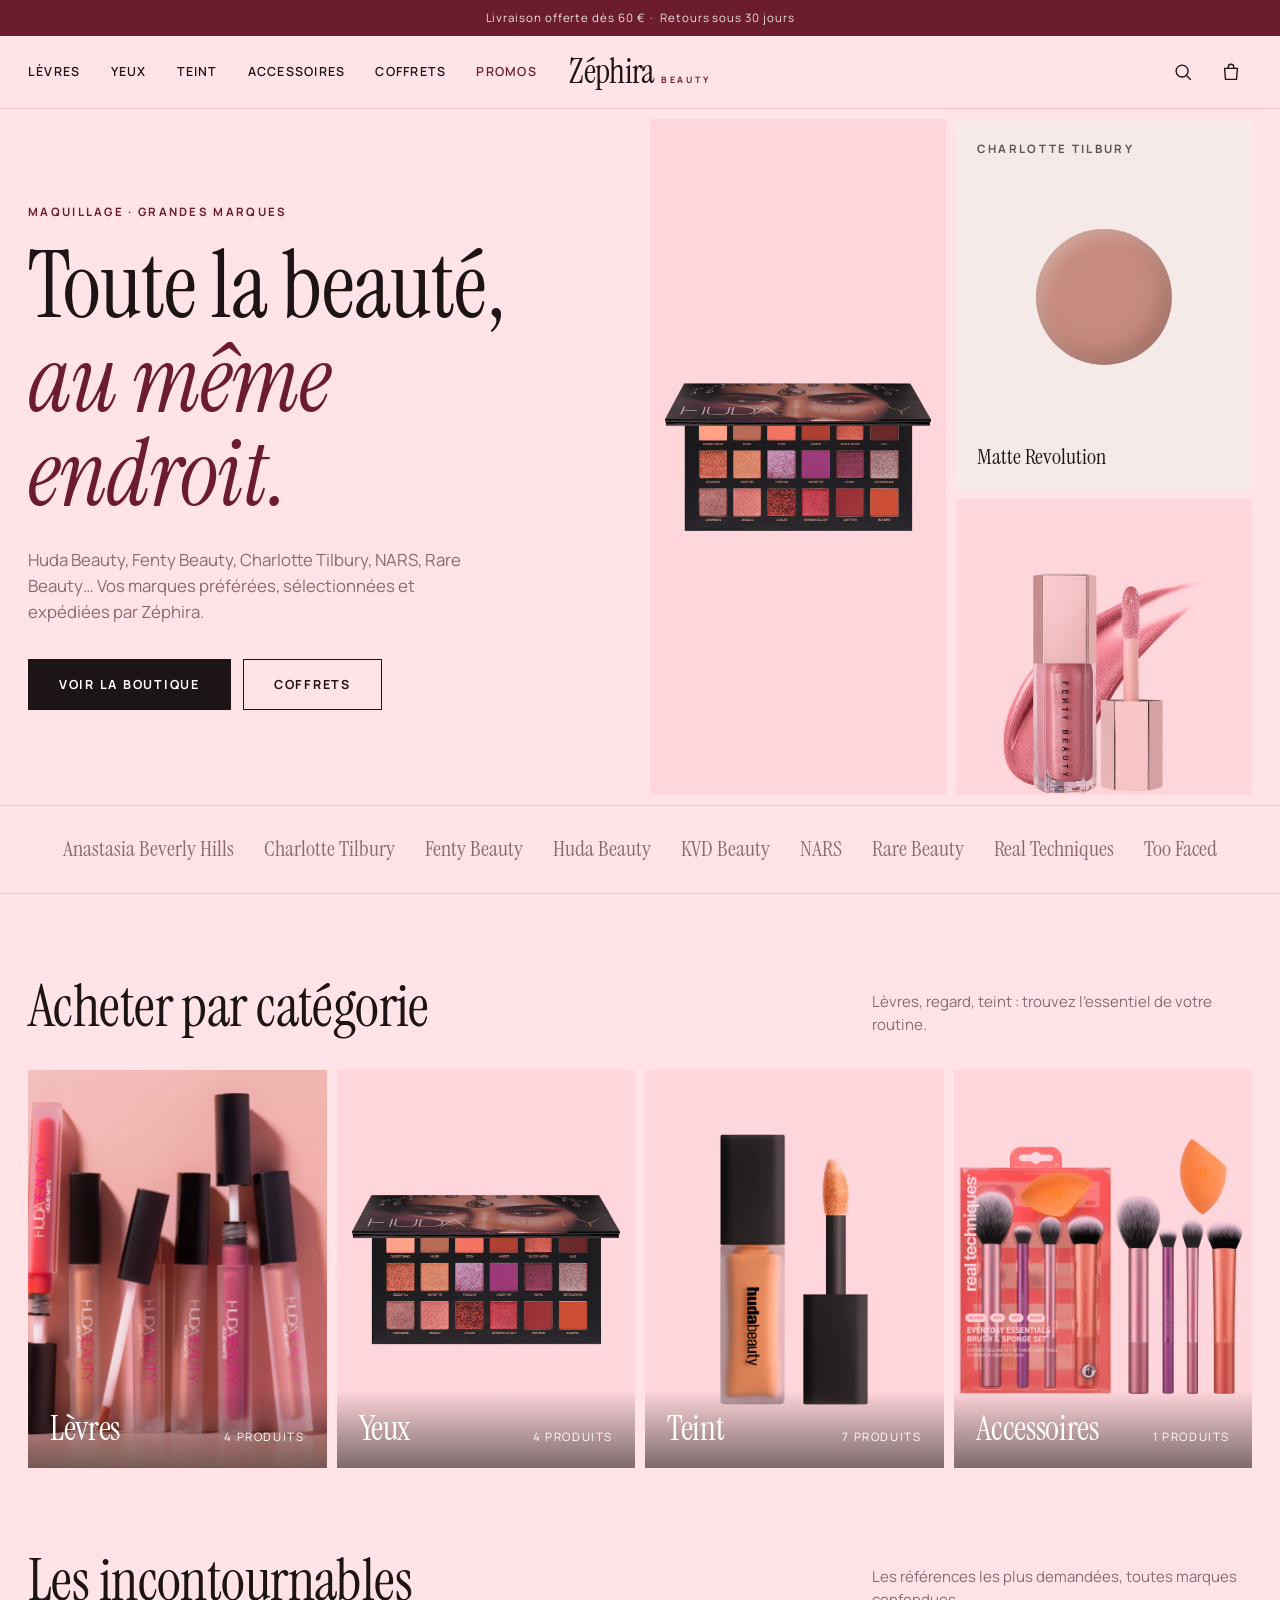
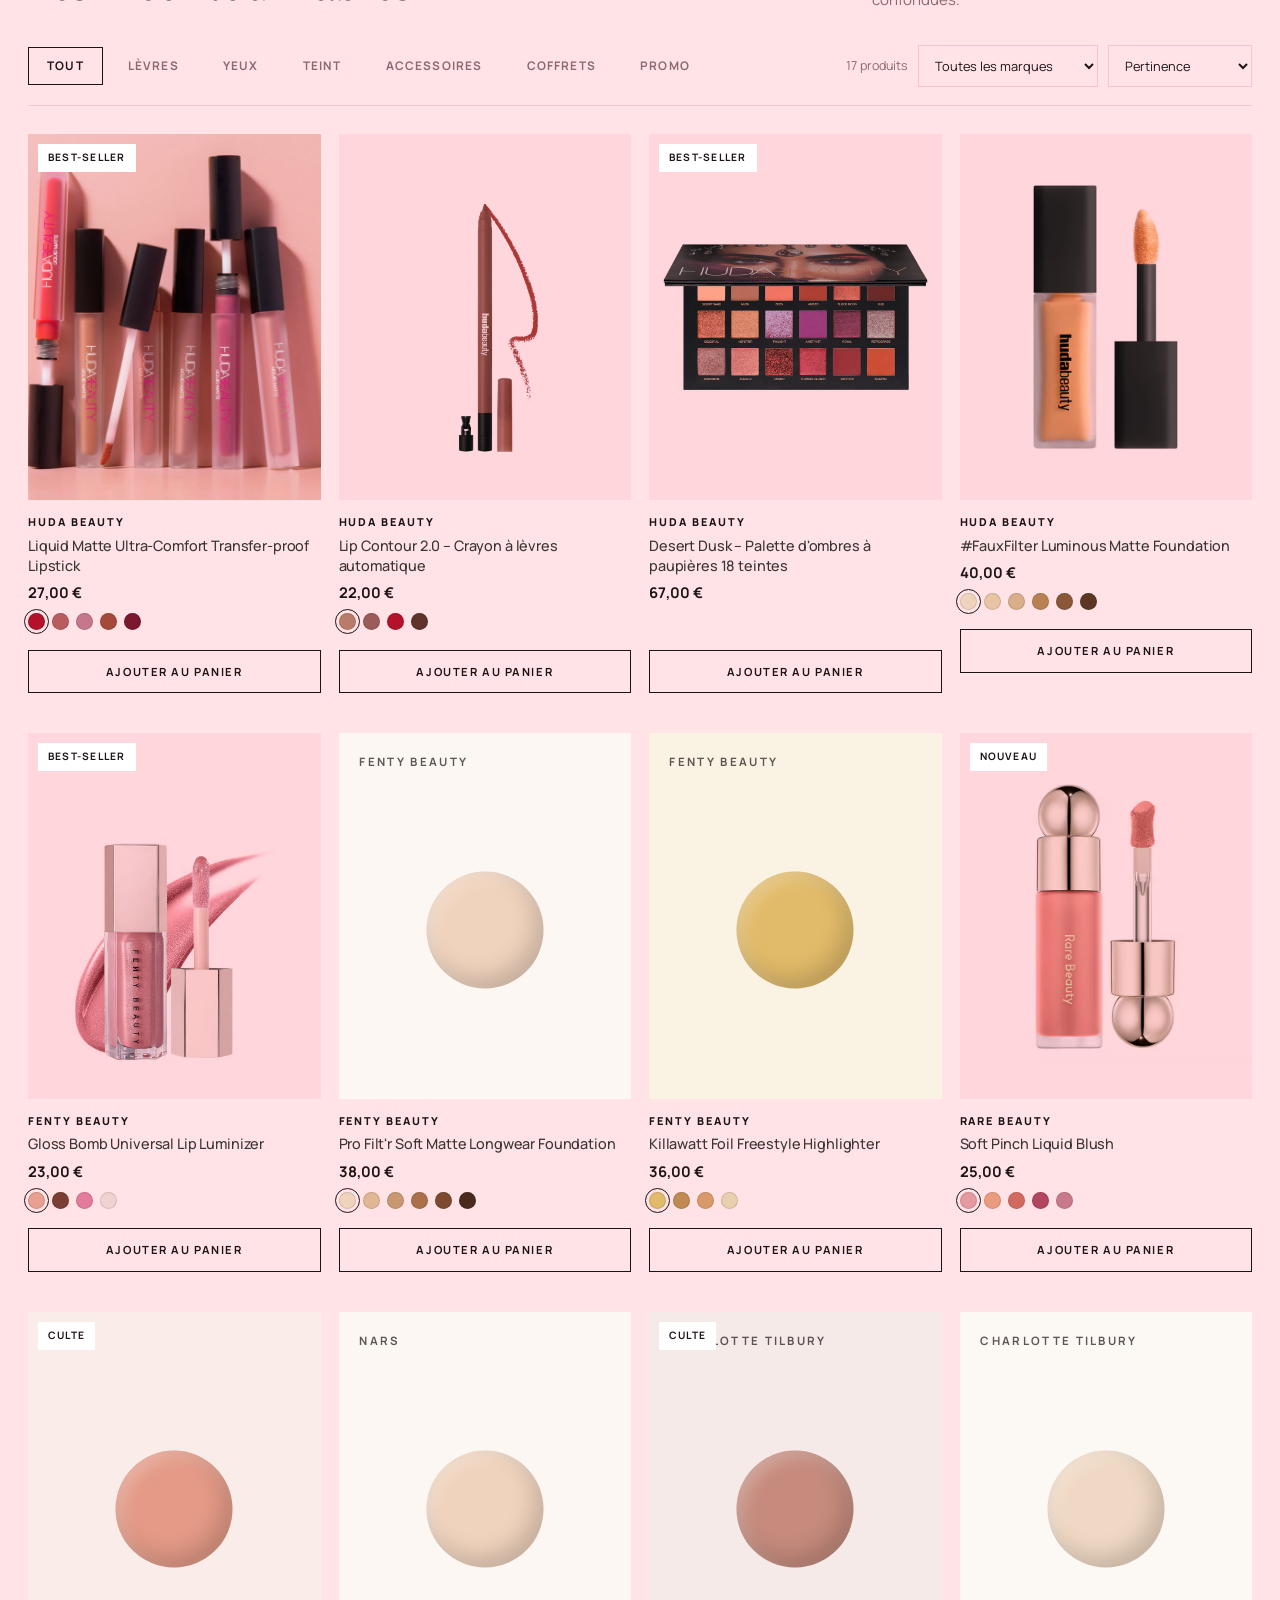
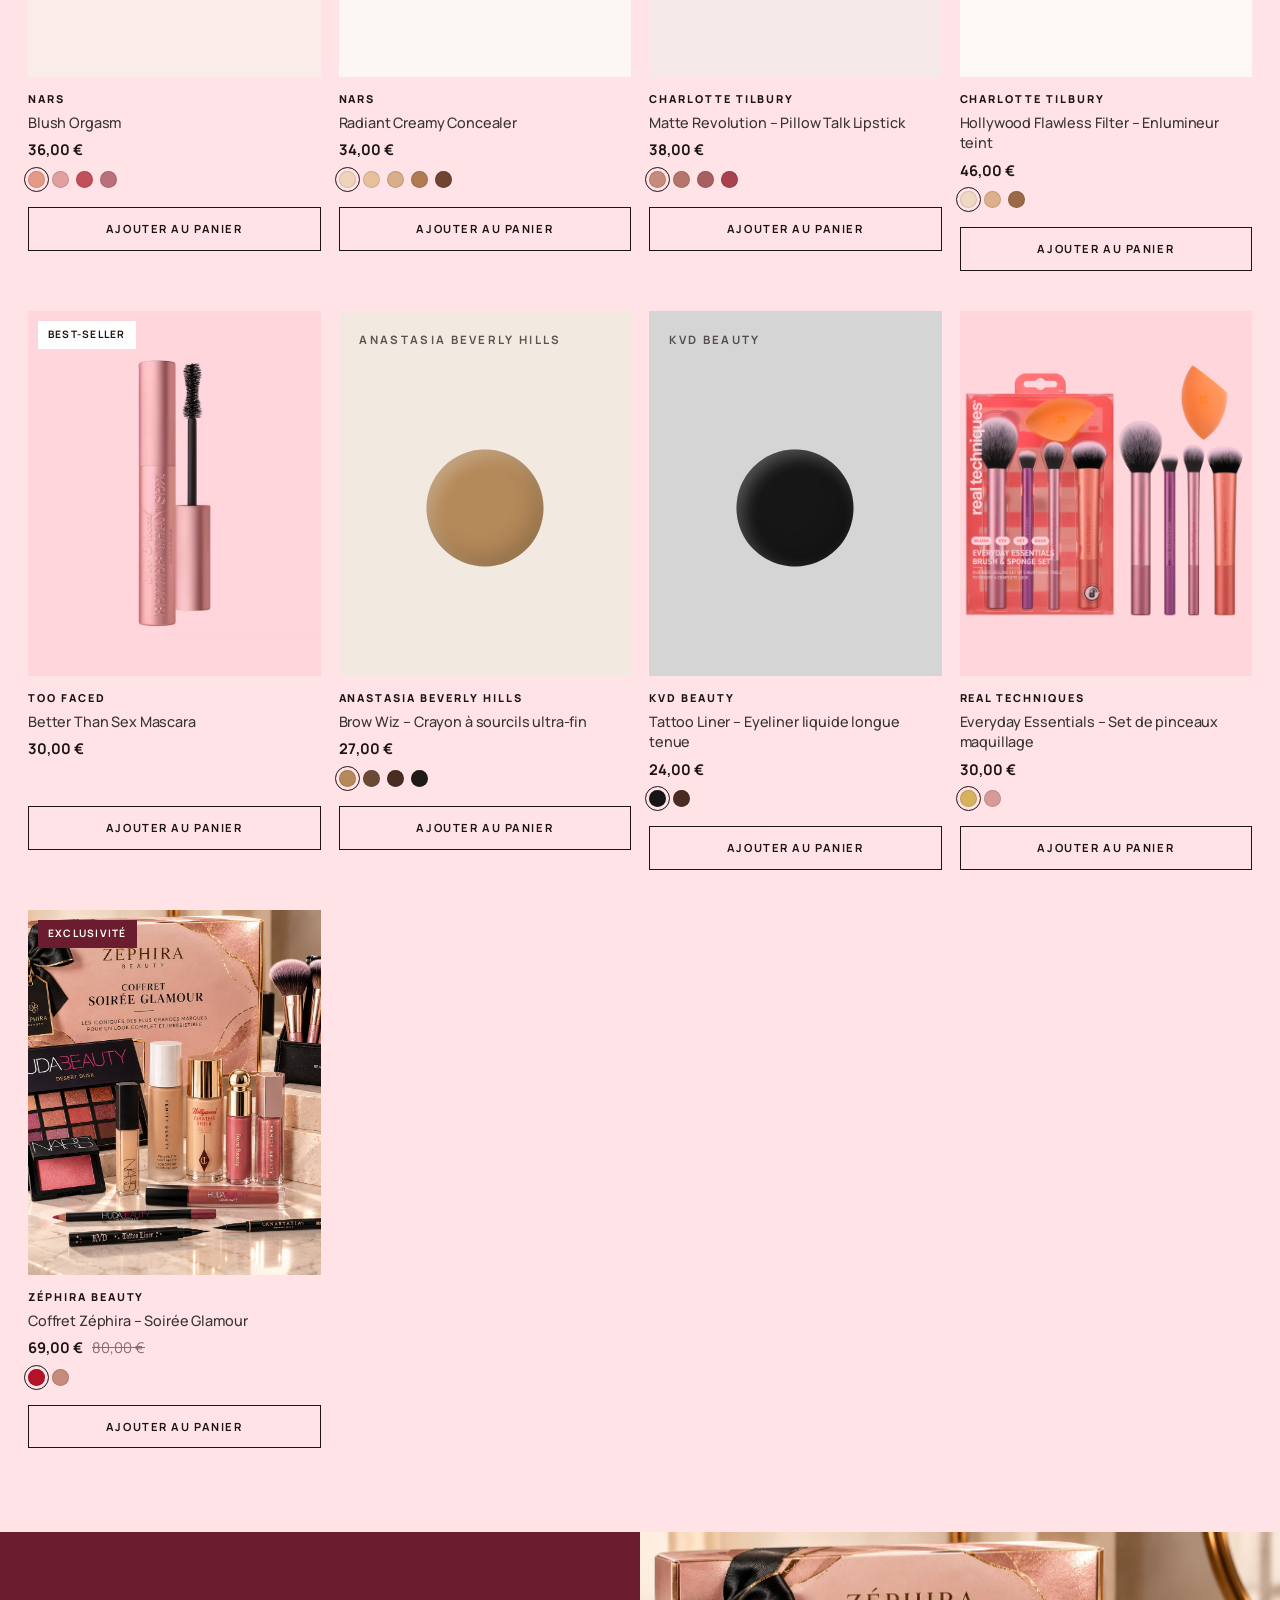
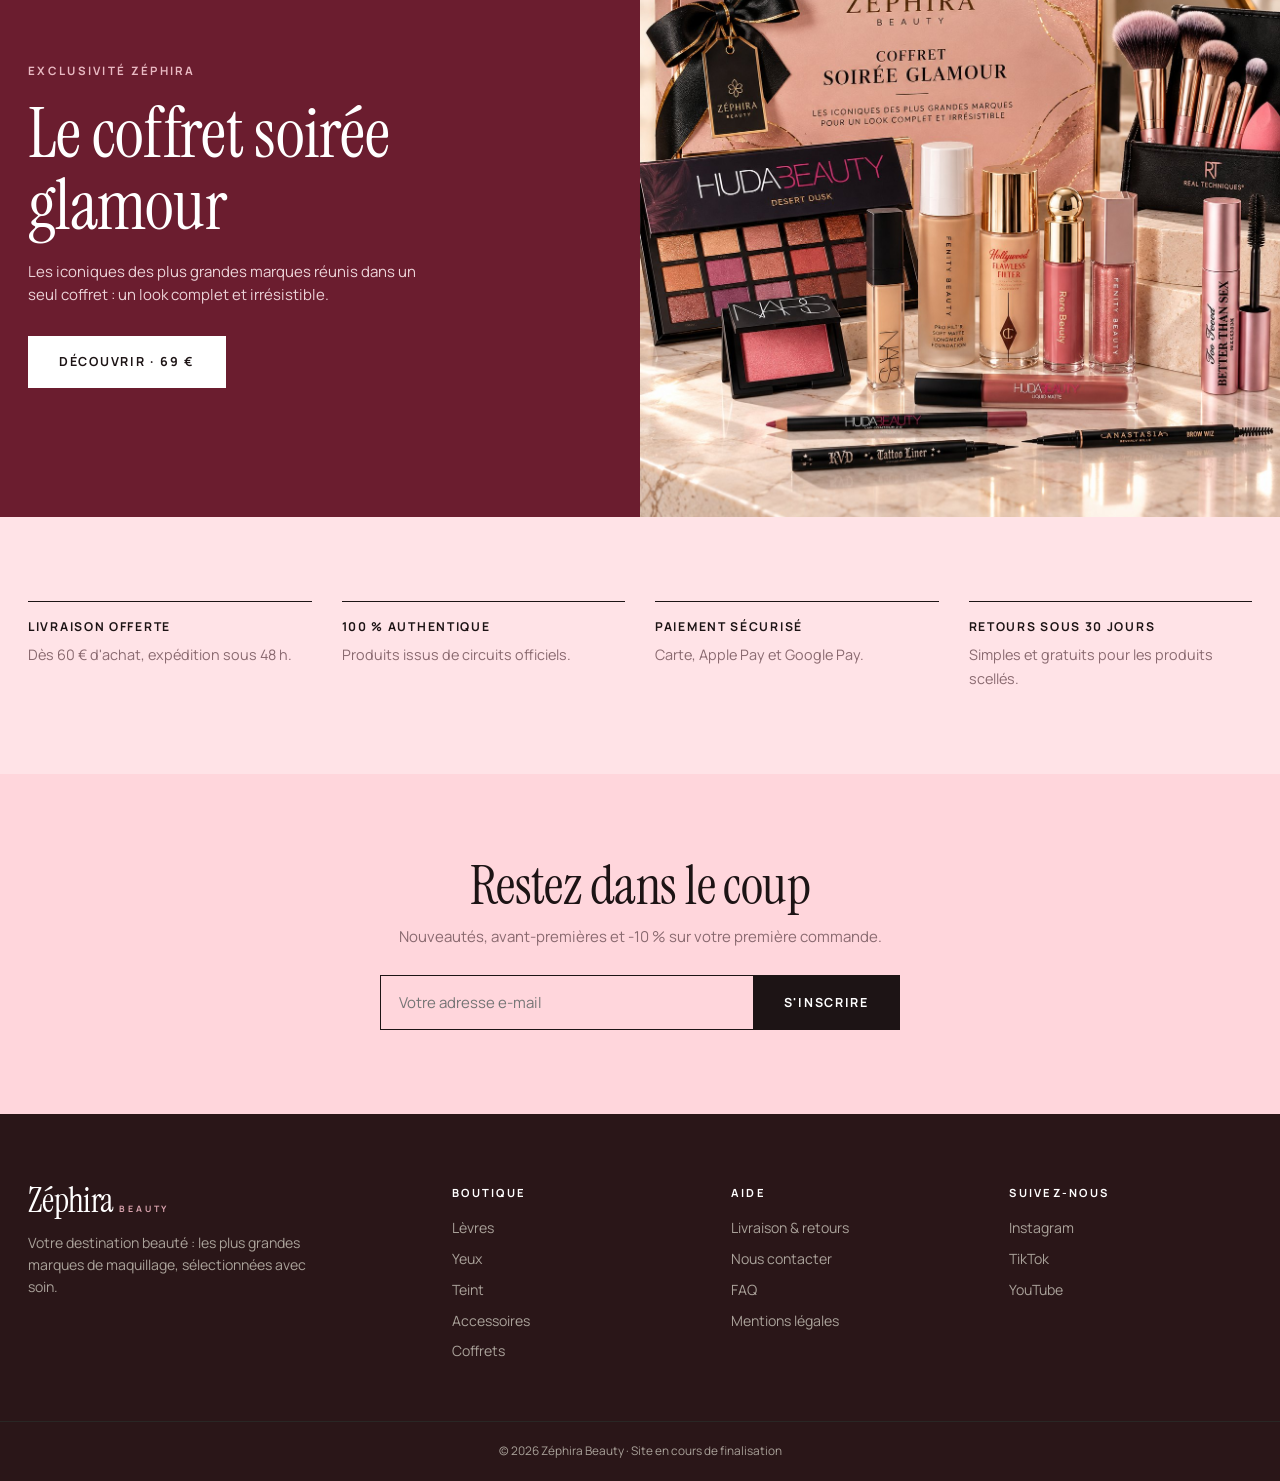
<file: index.html>
<!doctype html>
<html lang="fr">
<head>
  <meta charset="utf-8">
  <meta name="viewport" content="width=device-width, initial-scale=1">
  <title>Zéphira Beauty – Les grandes marques de maquillage</title>
  <meta name="description" content="Zéphira Beauty : Huda Beauty, Fenty Beauty, Charlotte Tilbury, NARS, Rare Beauty et plus. Le maquillage des grandes marques, livré chez vous.">
  <link rel="icon" href="data:image/svg+xml,%3Csvg xmlns='http://www.w3.org/2000/svg' viewBox='0 0 32 32'%3E%3Crect width='32' height='32' fill='%235e1b29'/%3E%3Ctext x='16' y='24' font-size='24' text-anchor='middle' fill='%23fff' font-family='serif'%3EZ%3C/text%3E%3C/svg%3E">
  <link rel="preconnect" href="https://fonts.googleapis.com">
  <link rel="preconnect" href="https://fonts.gstatic.com" crossorigin>
  <link href="https://fonts.googleapis.com/css2?family=Instrument+Serif:ital@0;1&family=Manrope:wght@400;500;600;700;800&display=swap" rel="stylesheet">
  <link rel="stylesheet" href="css/style.css">
</head>
<body data-page="home">
  <main>
    <section class="hero">
      <div class="wrap hero-in">
        <div class="hero-txt">
          <span class="kicker">Maquillage · Grandes marques</span>
          <h1>Toute la beauté, <em>au même endroit.</em></h1>
          <p>Huda Beauty, Fenty Beauty, Charlotte Tilbury, NARS, Rare Beauty… Vos marques préférées, sélectionnées et expédiées par Zéphira.</p>
          <div class="cta"><a href="#boutique" class="btn btn-dark">Voir la boutique</a><a href="index.html?cat=Coffrets#boutique" class="btn btn-line">Coffrets</a></div>
        </div>
        <div class="hero-art" id="hero-art"></div>
      </div>
    </section>

    <section class="brands"><div class="wrap brands-in" id="brands" aria-label="Nos marques"></div></section>

    <section class="section"><div class="wrap">
      <div class="sh"><h2>Acheter par catégorie</h2><p>Lèvres, regard, teint : trouvez l'essentiel de votre routine.</p></div>
      <div class="cats" id="cats"></div>
    </div></section>

    <section class="section" id="boutique" style="padding-top:0"><div class="wrap">
      <div class="sh"><h2>Les incontournables</h2><p>Les références les plus demandées, toutes marques confondues.</p></div>
      <div class="bar-tools">
        <div class="chips" id="chips"></div>
        <div class="tools"><span id="count"></span>
          <select id="brand" aria-label="Marque"></select>
          <select id="sort" aria-label="Trier par"><option value="pop">Pertinence</option><option value="asc">Prix croissant</option><option value="desc">Prix décroissant</option></select>
        </div>
      </div>
      <div class="chips subchips" id="subchips" hidden></div>
      <div class="grid" id="grid"></div>
    </div></section>

    <section class="promo"><div class="wrap promo-in">
      <div class="promo-txt"><span class="kicker">Exclusivité Zéphira</span><h2>Le coffret soirée glamour</h2><p>Les iconiques des plus grandes marques réunis dans un seul coffret : un look complet et irrésistible.</p>
      <a href="product.html?handle=coffret-zephira-soiree-glamour" class="btn btn-light">Découvrir · 69 €</a></div>
      <div class="promo-img" id="promo-img"></div>
    </div></section>

    <section class="section"><div class="wrap svc">
      <div><b>Livraison offerte</b><span>Dès 60 € d'achat, expédition sous 48 h.</span></div>
      <div><b>100 % authentique</b><span>Produits issus de circuits officiels.</span></div>
      <div><b>Paiement sécurisé</b><span>Carte, Apple Pay et Google Pay.</span></div>
      <div><b>Retours sous 30 jours</b><span>Simples et gratuits pour les produits scellés.</span></div>
    </div></section>

    <section class="section news"><div class="wrap">
      <h2>Restez dans le coup</h2><p>Nouveautés, avant-premières et -10 % sur votre première commande.</p>
      <form id="news"><input type="email" required placeholder="Votre adresse e-mail" aria-label="E-mail"><button class="btn btn-dark">S'inscrire</button></form>
    </div></section>
  </main>
  <script src="js/app.js"></script>
</body>
</html>
</file>
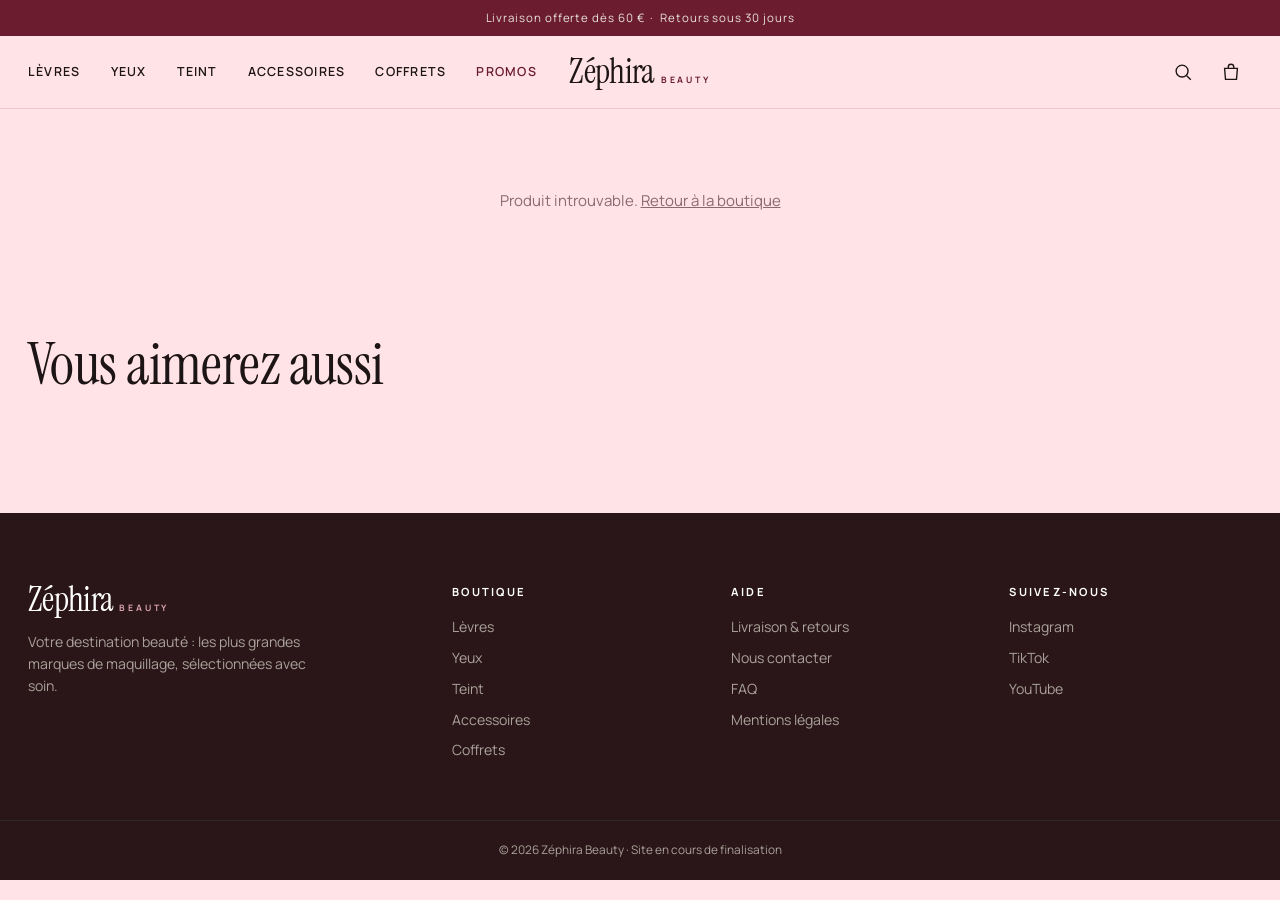
<file: product.html>
<!doctype html>
<html lang="fr">
<head>
  <meta charset="utf-8">
  <meta name="viewport" content="width=device-width, initial-scale=1">
  <title>Produit – Zéphira Beauty</title>
  <link rel="icon" href="data:image/svg+xml,%3Csvg xmlns='http://www.w3.org/2000/svg' viewBox='0 0 32 32'%3E%3Crect width='32' height='32' fill='%235e1b29'/%3E%3Ctext x='16' y='24' font-size='24' text-anchor='middle' fill='%23fff' font-family='serif'%3EZ%3C/text%3E%3C/svg%3E">
  <link rel="preconnect" href="https://fonts.googleapis.com">
  <link rel="preconnect" href="https://fonts.gstatic.com" crossorigin>
  <link href="https://fonts.googleapis.com/css2?family=Instrument+Serif:ital@0;1&family=Manrope:wght@400;500;600;700;800&display=swap" rel="stylesheet">
  <link rel="stylesheet" href="css/style.css">
</head>
<body data-page="product">
  <main>
    <section id="product" class="section" style="padding-top:40px"></section>
    <section class="section" style="padding-top:0"><div class="wrap"><div class="sh"><h2>Vous aimerez aussi</h2></div><div class="grid" id="related"></div></div></section>
  </main>
  <script src="js/app.js"></script>
</body>
</html>
</file>
<file: css/style.css>
:root{--ink:#1d1415;--mut:#8a6a70;--bg:#ffe3e7;--card:#ffd6dc;--line:#f6c4cc;--acc:#6b1d2f;--acc2:#7a2536;--white:#fff}
*{box-sizing:border-box;margin:0;padding:0}
html{scroll-behavior:smooth;scroll-padding-top:84px}
body{font-family:Manrope,system-ui,sans-serif;color:var(--ink);background:var(--bg);line-height:1.55;-webkit-font-smoothing:antialiased;font-size:15px}
a{color:inherit;text-decoration:none}
img,svg{display:block;max-width:100%}
button{font:inherit;cursor:pointer;border:0;background:none;color:inherit}
h1,h2,h3{font-family:'Instrument Serif',Georgia,serif;font-weight:400;line-height:1.02;letter-spacing:-.01em}
.wrap{max-width:1360px;margin:0 auto;padding:0 28px}
.section{padding:84px 0}
.empty{text-align:center;color:var(--mut);padding:40px 0;grid-column:1/-1}
.kicker{font-size:.72rem;letter-spacing:.2em;text-transform:uppercase;font-weight:700;color:var(--acc);margin-bottom:18px;display:block}

/* boutons */
.btn{display:inline-flex;align-items:center;justify-content:center;gap:8px;padding:15px 30px;font-weight:700;font-size:.78rem;letter-spacing:.14em;text-transform:uppercase;transition:.25s;border:1px solid transparent;text-align:center}
.btn-dark{background:var(--ink);color:#fff}.btn-dark:hover{background:var(--acc)}
.btn-dark:disabled{opacity:.35;cursor:not-allowed}.btn-dark:disabled:hover{background:var(--ink)}
.btn-line{border-color:var(--ink)}.btn-line:hover{background:var(--ink);color:#fff}
.btn-light{background:#fff;color:var(--ink)}.btn-light:hover{background:var(--ink);color:#fff}
.grow{flex:1}

/* header */
.topbar{background:var(--ink);color:#e9e2d9;text-align:center;font-size:.72rem;padding:9px 12px;letter-spacing:.08em}
.header{position:sticky;top:0;z-index:30;background:rgba(255,227,231,.94);backdrop-filter:blur(12px);border-bottom:1px solid var(--line)}
.hrow{display:grid;grid-template-columns:1fr auto 1fr;align-items:center;height:72px;gap:16px}
.logo{font-family:'Instrument Serif',serif;font-size:2.1rem;line-height:1;letter-spacing:-.02em;display:inline-flex;align-items:baseline;gap:6px;justify-self:center}
.logo small{font-family:Manrope;font-weight:700;font-size:.55rem;letter-spacing:.32em;text-transform:uppercase;color:var(--acc)}
.logo.light{color:#fff;justify-self:start}.logo.light small{color:#d9a3ae}
.nav{display:flex;gap:30px;font-size:.78rem;font-weight:600;letter-spacing:.1em;text-transform:uppercase;justify-self:start}
.nav a{position:relative;padding:6px 0}.nav a:after{content:"";position:absolute;left:0;bottom:0;height:1px;width:0;background:var(--ink);transition:.25s}.nav a:hover:after{width:100%}
.nav .hot{color:var(--acc)}
.hact{display:flex;justify-content:flex-end;gap:6px}
.ib{position:relative;width:42px;height:42px;display:grid;place-items:center}.ib:hover{color:var(--acc)}
.cart-count{position:absolute;top:4px;right:2px;min-width:17px;height:17px;border-radius:9px;background:var(--acc);color:#fff;font-size:.65rem;font-weight:700;display:grid;place-items:center;padding:0 4px}
.cart-count[hidden]{display:none}
.burger{display:none;width:42px;height:42px;position:relative}
.burger span{position:absolute;left:10px;right:10px;height:1.5px;background:var(--ink);transition:.25s}
.burger span:nth-child(1){top:16px}.burger span:nth-child(2){top:25px}
.menu-open .burger span:nth-child(1){top:20px;transform:rotate(45deg)}.menu-open .burger span:nth-child(2){top:20px;transform:rotate(-45deg)}

/* recherche */
.search{position:absolute;left:0;right:0;top:100%;background:var(--bg);border-bottom:1px solid var(--line);max-height:0;overflow:hidden;transition:max-height .3s}
.search-open .search{max-height:80vh;overflow:auto}
.search .wrap{padding-top:22px;padding-bottom:26px}
.search input{width:100%;font:inherit;font-family:'Instrument Serif',serif;font-size:2rem;background:none;border:0;border-bottom:1px solid var(--ink);padding:8px 0;outline:none}
.sres{display:grid;grid-template-columns:repeat(auto-fill,minmax(260px,1fr));gap:6px 28px;margin-top:18px}
.sr{display:grid;grid-template-columns:56px 1fr auto;gap:14px;align-items:center;padding:8px 0;border-bottom:1px solid var(--line)}
.sr .media{width:56px;height:56px}.sr b{display:block;font-size:.88rem;line-height:1.3}.sr small{color:var(--mut);font-size:.72rem;letter-spacing:.08em;text-transform:uppercase}
.sr em{font-style:normal;font-weight:600;font-size:.85rem}

/* médias (photo ou tuile) */
.media{position:relative;width:100%;height:100%;overflow:hidden;background:var(--card)}
.media img{width:100%;height:100%;object-fit:cover}
.ph{--c:#c68b7d;--t:#efe9e3;width:100%;height:100%;background:var(--t);display:flex;flex-direction:column;justify-content:space-between;padding:7%;container-type:inline-size;position:relative}
.ph-b{font-size:clamp(.5rem,5.5cqw,.72rem);letter-spacing:.2em;text-transform:uppercase;font-weight:700;color:var(--ink);opacity:.7}
.ph-s{position:absolute;left:50%;top:48%;width:46%;aspect-ratio:1;border-radius:50%;background:var(--c);transform:translate(-50%,-50%);box-shadow:inset -8px -10px 22px rgba(0,0,0,.18),inset 6px 6px 16px rgba(255,255,255,.28)}
.ph-n{font-family:'Instrument Serif',serif;font-size:clamp(.85rem,9cqw,1.4rem);line-height:1.05;color:var(--ink);max-width:80%}
.sr .ph{padding:4px}.sr .ph-b,.sr .ph-n{display:none}.sr .ph-s{width:60%;box-shadow:none}
.ci-img .ph{padding:4px}.ci-img .ph-b,.ci-img .ph-n{display:none}.ci-img .ph-s{width:62%;box-shadow:none}

/* hero */
.hero{border-bottom:1px solid var(--line)}
.hero-in{display:grid;grid-template-columns:1fr 1fr;min-height:620px}
.hero-txt{display:flex;flex-direction:column;justify-content:center;padding:70px 56px 70px 0}
.hero h1{font-size:clamp(3rem,7.2vw,6.6rem);margin-bottom:26px}
.hero h1 em{font-style:italic;color:var(--acc)}
.hero p{color:var(--mut);max-width:440px;font-size:1.05rem;margin-bottom:34px}
.cta{display:flex;flex-wrap:wrap;gap:12px}
.hero-art{display:grid;grid-template-columns:1fr 1fr;grid-template-rows:1.25fr 1fr;gap:10px;padding:10px 0 10px 10px;background:var(--bg)}
.hero-art a{display:block;position:relative;min-height:200px}
.hero-art a:first-child{grid-row:span 2}
.hero-art .tag{position:absolute;left:12px;bottom:12px;background:#fff;font-size:.68rem;font-weight:700;letter-spacing:.12em;text-transform:uppercase;padding:7px 12px;z-index:2}

/* marques */
.brands{border-bottom:1px solid var(--line);overflow:hidden}
.brands-in{display:flex;gap:10px 30px;align-items:center;justify-content:center;flex-wrap:wrap;padding-top:26px;padding-bottom:26px}
.brands-in button{font-family:'Instrument Serif',serif;font-size:1.4rem;color:var(--mut);transition:.2s;white-space:nowrap}
.brands-in button:hover{color:var(--acc);font-style:italic}

/* catégories */
.sh{display:flex;justify-content:space-between;align-items:flex-end;gap:20px;margin-bottom:34px;flex-wrap:wrap}
.sh h2{font-size:clamp(2.2rem,4.6vw,3.6rem)}
.sh p{color:var(--mut);max-width:380px}
.cats{display:grid;grid-template-columns:repeat(4,1fr);gap:10px}
.cat{position:relative;aspect-ratio:3/4;overflow:hidden;display:block}
.cat .media{transition:transform .8s}.cat:hover .media{transform:scale(1.04)}
.cat span{position:absolute;left:0;right:0;bottom:0;padding:22px;display:flex;justify-content:space-between;align-items:flex-end;background:linear-gradient(transparent,rgba(20,18,17,.55));color:#fff}
.cat h3{font-size:2.1rem}.cat small{font-size:.72rem;letter-spacing:.14em;text-transform:uppercase}

/* boutique */
.bar-tools{display:flex;justify-content:space-between;align-items:center;gap:14px;flex-wrap:wrap;margin-bottom:28px;padding-bottom:18px;border-bottom:1px solid var(--line)}
.chips{display:flex;gap:6px;overflow-x:auto;scrollbar-width:none;max-width:100%}.chips::-webkit-scrollbar{display:none}
.chip{padding:9px 18px;font-size:.74rem;font-weight:700;letter-spacing:.1em;text-transform:uppercase;white-space:nowrap;border:1px solid transparent;color:var(--mut);transition:.2s}
.chip:hover{color:var(--ink)}.chip.on{border-color:var(--ink);color:var(--ink)}
.tools{display:flex;align-items:center;gap:10px;color:var(--mut);font-size:.78rem;flex-wrap:wrap}
select{font:inherit;font-size:.8rem;padding:10px 12px;border:1px solid var(--line);background:transparent;color:var(--ink)}
.grid{display:grid;grid-template-columns:repeat(4,1fr);gap:40px 18px}
.card{display:flex;flex-direction:column}
.cimg{position:relative;aspect-ratio:4/5;display:block;overflow:hidden}
.cimg .media{transition:transform .7s}.card:hover .cimg .media{transform:scale(1.04)}
.badge{position:absolute;top:10px;left:10px;z-index:2;background:#fff;color:var(--ink);font-size:.64rem;font-weight:700;letter-spacing:.12em;text-transform:uppercase;padding:6px 10px}
.badge.acc{background:var(--acc);color:#fff}
.cbody{padding-top:14px;display:flex;flex-direction:column;gap:5px;flex:1}
.ctype{font-size:.68rem;letter-spacing:.18em;text-transform:uppercase;font-weight:800}
.cbody h3{font-family:Manrope;font-size:.9rem;font-weight:500;line-height:1.4;color:#3a3532;display:-webkit-box;-webkit-line-clamp:2;-webkit-box-orient:vertical;overflow:hidden}
.cprice{font-weight:700;font-size:.92rem}.cprice s,.pprice s{color:var(--mut);font-weight:400;margin-left:6px}
.sws{display:flex;align-items:center;gap:7px;min-height:22px;margin-top:2px}
.sw{width:17px;height:17px;border-radius:50%;box-shadow:inset 0 0 0 1px rgba(0,0,0,.12);transition:.15s;padding:0;position:relative}
.sw:hover{transform:scale(1.2)}.sw.on:after{content:"";position:absolute;inset:-4px;border:1px solid var(--ink);border-radius:50%}
.sw.lg{width:32px;height:32px;margin:4px}
.more{font-size:.72rem;color:var(--mut)}
.card .add{margin-top:auto;padding:12px;font-size:.7rem;border:1px solid var(--ink);margin-top:12px}
.card .add:hover{background:var(--ink);color:#fff}

/* bannière coffret */
.promo{background:var(--acc);color:#fff}
.promo-in{display:grid;grid-template-columns:1fr 1fr;align-items:stretch;gap:0;padding:0}
.promo-txt{padding:80px 56px 80px 28px;display:flex;flex-direction:column;justify-content:center;align-items:flex-start}
.promo .kicker{color:#e8b9c2}
.promo h2{font-size:clamp(2.6rem,5.5vw,4.8rem);margin-bottom:18px}
.promo p{color:#ecd3d8;max-width:420px;margin-bottom:30px}
.promo-img{min-height:420px}

/* services */
.svc{display:grid;grid-template-columns:repeat(4,1fr);gap:30px}
.svc div{border-top:1px solid var(--ink);padding-top:16px}
.svc b{display:block;font-size:.76rem;letter-spacing:.14em;text-transform:uppercase;margin-bottom:6px}
.svc span{color:var(--mut);font-size:.9rem}

/* newsletter */
.news{background:var(--card);text-align:center}
.news h2{font-size:clamp(2.2rem,4.5vw,3.4rem);margin-bottom:12px}.news p{color:var(--mut)}
.news form{display:flex;gap:0;justify-content:center;margin:26px auto 0;max-width:520px}
.news input{flex:1;min-width:0;padding:15px 18px;border:1px solid var(--ink);border-right:0;font:inherit;background:transparent;outline:none}
.ok{color:var(--acc);font-weight:700}

/* produit */
.pgrid{display:grid;grid-template-columns:1.1fr 1fr;gap:64px;align-items:start}
.pimg{position:sticky;top:100px;aspect-ratio:4/5}
.pimg .badge{z-index:3}
.crumb{font-size:.74rem;letter-spacing:.08em;text-transform:uppercase;color:var(--mut);margin-bottom:26px}.crumb a:hover{color:var(--ink)}
.pbrand{display:inline-block;font-size:.76rem;letter-spacing:.2em;text-transform:uppercase;font-weight:800;margin-bottom:10px}
.pinfo h1{font-size:clamp(2.2rem,4vw,3.4rem);margin-bottom:16px}
.pprice{font-size:1.3rem;font-weight:700;margin-bottom:16px}
.lead{color:var(--mut);margin-bottom:26px;max-width:480px}
.opt{margin-bottom:24px}.opt>span{font-size:.82rem}.pws{display:flex;flex-wrap:wrap;margin:8px 0 0 -4px}
.buy{display:flex;gap:10px;margin-bottom:22px}
.qty{display:inline-flex;align-items:center;border:1px solid var(--ink)}
.qty button{width:44px;height:50px;font-size:1.15rem}.qty span{min-width:26px;text-align:center;font-weight:700}
.qty.sm{border-color:var(--line);margin-top:6px}.qty.sm button{width:28px;height:28px;font-size:1rem}
.perks{list-style:none;display:grid;gap:8px;font-size:.84rem;color:var(--mut);margin-bottom:26px;padding:18px 0;border-top:1px solid var(--line);border-bottom:1px solid var(--line)}
details{border-bottom:1px solid var(--line);padding:16px 0}
summary{font-weight:700;font-size:.78rem;letter-spacing:.12em;text-transform:uppercase;cursor:pointer;list-style:none;display:flex;justify-content:space-between}
summary::-webkit-details-marker{display:none}
summary::after{content:"+";font-size:1.2rem;line-height:1}details[open] summary::after{content:"−"}
details p,.dl{margin-top:12px;color:var(--mut);font-size:.92rem}.dl{padding-left:18px}
.sku{margin-top:18px;font-size:.74rem;color:var(--mut);letter-spacing:.06em}

/* footer */
.footer{background:var(--ink);color:#aaa29a;padding-top:70px}
.fgrid{display:grid;grid-template-columns:1.6fr 1fr 1fr 1fr;gap:36px;padding-bottom:50px}
.footer h4{color:#fff;font-size:.7rem;letter-spacing:.2em;text-transform:uppercase;margin-bottom:16px}
.footer a:not(.logo){display:block;font-size:.88rem;margin-bottom:9px}.footer a:hover{color:#fff}
.footer p{font-size:.88rem;margin-top:14px;max-width:300px}
.copy{border-top:1px solid #2a2725;text-align:center;padding:20px;font-size:.74rem}

/* panier */
.overlay{position:fixed;inset:0;background:rgba(20,18,17,.5);opacity:0;pointer-events:none;transition:.3s;z-index:50}
.drawer{position:fixed;top:0;right:0;height:100%;width:min(440px,100%);background:var(--bg);z-index:60;display:flex;flex-direction:column;transform:translateX(100%);transition:.4s cubic-bezier(.2,.8,.2,1)}
.cart-open .overlay{opacity:1;pointer-events:auto}.cart-open .drawer{transform:none}.cart-open{overflow:hidden}
.dh{display:flex;justify-content:space-between;align-items:center;padding:20px 24px;border-bottom:1px solid var(--line)}
.dh h3{font-size:2rem}.x{font-size:2rem;line-height:1;width:36px;height:36px}
.ship{padding:16px 24px;font-size:.82rem;border-bottom:1px solid var(--line)}
.bar{height:3px;background:var(--line);margin-top:10px}.bar i{display:block;height:100%;background:var(--acc);transition:width .4s}
#cart-items{list-style:none;flex:1;overflow:auto;padding:0 24px}
.ci{display:grid;grid-template-columns:76px 1fr auto;gap:16px;padding:18px 0;border-bottom:1px solid var(--line);align-items:start}
.ci-img{aspect-ratio:1;display:block}.ci-info a{font-weight:600;font-size:.85rem;line-height:1.3;display:block}.ci-info small{color:var(--mut);display:block}
.ci strong{font-size:.88rem}
.df{padding:20px 24px;border-top:1px solid var(--line);display:grid;gap:14px}
.tot{display:flex;justify-content:space-between;font-size:1rem}.df small{color:var(--mut);text-align:center;font-size:.72rem}
#cart-items .empty .btn{margin-top:18px}

/* responsive */
@media(max-width:1100px){.grid{grid-template-columns:repeat(3,1fr)}.cats{grid-template-columns:repeat(2,1fr)}.pgrid{gap:36px}}
@media(max-width:900px){
  .wrap{padding:0 18px}.section{padding:56px 0}
  .burger{display:block}
  .hrow{grid-template-columns:auto 1fr auto}
  .logo{justify-self:center;font-size:1.9rem}
  .nav{position:absolute;top:100%;left:0;right:0;background:var(--bg);flex-direction:column;gap:0;border-bottom:1px solid var(--line);max-height:0;overflow:hidden;transition:max-height .3s}
  .nav a{padding:17px 18px;border-top:1px solid var(--line)}.nav a:after{display:none}
  .menu-open .nav{max-height:460px}
  .hero-in{grid-template-columns:1fr;min-height:0}
  .hero-txt{padding:48px 0 36px}
  .hero-art{padding:0 0 18px;grid-template-rows:auto;grid-template-columns:1fr 1fr;gap:8px}
  .hero-art a{min-height:0;aspect-ratio:4/5}.hero-art a:first-child{grid-row:auto;grid-column:span 2;aspect-ratio:16/11}
  .hero-art a:nth-child(3){display:none}
  .promo-in{grid-template-columns:1fr}.promo-txt{padding:52px 18px}.promo-img{min-height:300px;order:-1}
  .pgrid{grid-template-columns:1fr}.pimg{position:relative;top:0;aspect-ratio:1}
  .svc{grid-template-columns:1fr 1fr;gap:26px}
  .fgrid{grid-template-columns:1fr 1fr}
}
@media(max-width:700px){
  .grid{grid-template-columns:repeat(2,1fr);gap:28px 10px}
  .cats{gap:8px}.cat span{padding:14px}.cat h3{font-size:1.6rem}
  .tools{width:100%}.tools select{flex:1}
  .brands-in{justify-content:flex-start;flex-wrap:nowrap;overflow-x:auto;scrollbar-width:none}.brands-in::-webkit-scrollbar{display:none}
  .news form{flex-direction:column;gap:10px}.news input{border-right:1px solid var(--ink)}
  .buy{position:sticky;bottom:0;background:var(--bg);padding:12px 0;margin:0 0 10px;z-index:5;border-top:1px solid var(--line)}
  .card .add{font-size:.64rem;padding:11px 4px}
  .sres{grid-template-columns:1fr}.search input{font-size:1.5rem}
}
@media(max-width:380px){.grid{grid-template-columns:1fr}}
@media(prefers-reduced-motion:reduce){*{transition:none!important;scroll-behavior:auto!important}}

.media-wrap{display:block;width:56px;height:56px}
.cat .media{position:absolute;inset:0}
.card .ph-n{display:none}
.card .ph-s{top:54%;width:40%}

/* sous-catégories */
.subchips{margin:-10px 0 26px}.subchips[hidden]{display:none}
.chip.sub{padding:8px 16px;font-size:.72rem;border:1px solid var(--line);color:var(--ink);background:transparent}
.chip.sub.on{background:var(--ink);color:#fff;border-color:var(--ink)}
.nav-i{position:relative;display:flex;align-items:center}
.drop{position:absolute;top:100%;left:-18px;min-width:210px;background:var(--bg);border:1px solid var(--line);padding:10px 0;opacity:0;visibility:hidden;transform:translateY(6px);transition:.2s;z-index:40;box-shadow:0 18px 40px -20px rgba(0,0,0,.25)}
.nav-i:hover .drop,.nav-i:focus-within .drop{opacity:1;visibility:visible;transform:none}
.drop a{display:block;padding:10px 20px;font-size:.74rem;letter-spacing:.1em}.drop a:after{display:none}.drop a:hover{background:var(--card)}
@media(max-width:900px){
  .nav-i{display:block}
  .drop{position:static;opacity:1;visibility:visible;transform:none;border:0;box-shadow:none;display:flex;flex-wrap:wrap;gap:0 4px;padding:0 18px 12px;min-width:0;background:none}
  .drop a{padding:6px 12px;border:1px solid var(--line);margin:0 6px 6px 0;font-size:.68rem;border-top:1px solid var(--line)}
  .nav .nav-i>a{display:block}
}

/* fond rose : les packshots sur fond blanc prennent la couleur de la tuile */
.media.pack img{mix-blend-mode:multiply}
.media{background:var(--card)}
.topbar{background:var(--acc)}
.footer{background:#2a1618}
.promo{background:var(--acc)}
.media.pack img{object-fit:contain}
</file>
